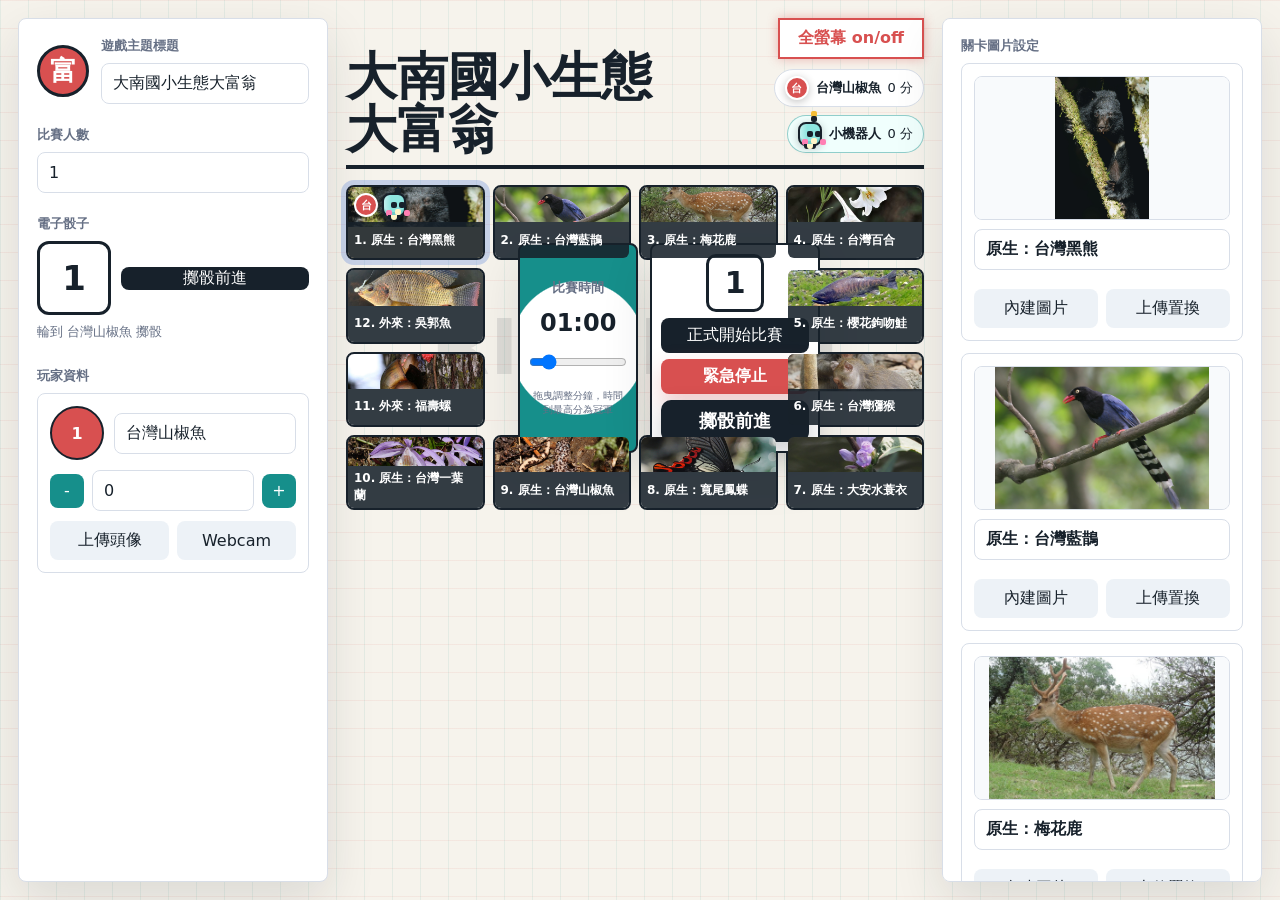
<file: index.html>
<!doctype html>
<html lang="zh-Hant">
  <head>
    <meta charset="UTF-8" />
    <meta name="viewport" content="width=device-width, initial-scale=1.0" />
    <title>大南國小生態大富翁</title>
    <link rel="stylesheet" href="styles.css?v=20260529-v2-animal-focus" />
  </head>
  <body>
    <div class="app">
      <aside class="setup-panel">
        <div class="title-row">
          <span class="mark">富</span>
          <div>
            <label for="gameTitle">遊戲主題標題</label>
            <input id="gameTitle" type="text" value="大南國小生態大富翁" maxlength="24" />
          </div>
        </div>

        <div class="control-block">
          <label for="playerCount">比賽人數</label>
          <input id="playerCount" type="number" min="1" max="8" value="1" />
        </div>

        <div class="control-block">
          <label>電子骰子</label>
          <div class="dice-box">
            <div id="diceFace" class="dice-face">1</div>
            <button id="rollDice" type="button">擲骰前進</button>
          </div>
          <p id="turnText" class="hint">輪到第 1 位玩家</p>
        </div>

        <div class="control-block">
          <div class="section-heading">玩家資料</div>
          <div id="playersList" class="players-list"></div>
        </div>
      </aside>

      <main class="game-area">
        <header class="game-header">
          <h1 id="displayTitle">大南國小生態大富翁</h1>
          <div class="game-header-tools">
            <button id="fullscreenToggle" class="fullscreen-toggle" type="button">全螢幕 on/off</button>
            <div id="leaderboard" class="leaderboard"></div>
          </div>
        </header>

        <section id="board" class="board" aria-label="大富翁棋盤">
          <div class="match-control" aria-label="比賽控制">
            <div class="timer-wheel" id="timerWheel">
              <label for="matchMinutes">比賽時間</label>
              <strong id="timerText">01:00</strong>
              <input id="matchMinutes" type="range" min="1" max="30" value="1" />
              <span id="timerHint">拖曳調整分鐘，時間到最高分為冠軍</span>
            </div>
            <div class="center-dice">
              <div id="centerDiceFace" class="center-dice-face">1</div>
              <button id="startMatch" type="button">正式開始比賽</button>
              <button id="emergencyStop" type="button">緊急停止</button>
              <button id="centerRollDice" type="button">擲骰前進</button>
            </div>
          </div>
        </section>
      </main>

      <aside class="stage-panel">
        <div class="section-heading">關卡圖片設定</div>
        <div id="stageEditor" class="stage-editor"></div>
      </aside>
    </div>

    <dialog id="cameraDialog">
      <div class="camera-panel">
        <div class="dialog-title">拍攝玩家大頭照</div>
        <video id="cameraPreview" autoplay playsinline></video>
        <canvas id="avatarCanvas" width="240" height="240"></canvas>
        <div class="dialog-actions">
          <button id="closeCamera" type="button">取消</button>
          <button id="captureAvatar" type="button">拍照使用</button>
        </div>
      </div>
    </dialog>

    <script src="app.js?v=20260529-v2-animal-focus"></script>
  </body>
</html>
</file>
<file: styles.css>
:root {
  --ink: #17212b;
  --muted: #667085;
  --line: #d8dee8;
  --paper: #fffdf8;
  --panel: #ffffff;
  --teal: #168f8b;
  --red: #d85050;
  --yellow: #f3bd32;
  --green: #3f9f67;
  --blue: #3f72d8;
  --shadow: 0 18px 50px rgba(22, 33, 43, 0.12);
}

* {
  box-sizing: border-box;
}

body {
  margin: 0;
  min-height: 100vh;
  color: var(--ink);
  font-family: "Microsoft JhengHei", "PingFang TC", system-ui, sans-serif;
  background:
    linear-gradient(90deg, rgba(22, 143, 139, 0.08) 1px, transparent 1px),
    linear-gradient(rgba(216, 80, 80, 0.08) 1px, transparent 1px),
    #f6f3ec;
  background-size: 28px 28px;
}

button,
input,
select {
  font: inherit;
}

button {
  border: 0;
  border-radius: 8px;
  color: #fff;
  background: var(--ink);
  cursor: pointer;
}

button:hover {
  filter: brightness(1.08);
}

label,
.section-heading,
.dialog-title {
  display: block;
  margin-bottom: 8px;
  color: var(--muted);
  font-size: 13px;
  font-weight: 700;
}

input,
select {
  width: 100%;
  border: 1px solid var(--line);
  border-radius: 8px;
  padding: 10px 11px;
  color: var(--ink);
  background: #fff;
}

.app {
  display: grid;
  grid-template-columns: minmax(240px, 310px) minmax(0, 1fr) minmax(260px, 320px);
  gap: 18px;
  min-height: 100vh;
  padding: 18px;
}

.setup-panel,
.stage-panel {
  min-width: 0;
  overflow: auto;
  max-height: calc(100vh - 36px);
  border: 1px solid var(--line);
  border-radius: 8px;
  padding: 18px;
  background: var(--panel);
  box-shadow: var(--shadow);
}

.title-row {
  display: grid;
  grid-template-columns: 52px 1fr;
  gap: 12px;
  align-items: center;
}

.mark {
  display: grid;
  place-items: center;
  width: 52px;
  height: 52px;
  border: 3px solid var(--ink);
  border-radius: 50%;
  color: #fff;
  font-size: 27px;
  font-weight: 900;
  background: var(--red);
}

.control-block {
  margin-top: 22px;
}

.stepper {
  display: grid;
  grid-template-columns: 42px 1fr 42px;
  gap: 8px;
}

.dice-box {
  display: grid;
  grid-template-columns: 74px 1fr;
  gap: 10px;
  align-items: center;
}

.dice-face {
  display: grid;
  place-items: center;
  aspect-ratio: 1;
  border: 3px solid var(--ink);
  border-radius: 12px;
  font-size: 34px;
  font-weight: 900;
  background: #fff;
}

.dice-face.rolling,
.center-dice-face.rolling {
  animation: diceRolling 0.14s linear infinite;
}

.dice-face.result-pop,
.center-dice-face.result-pop {
  animation: diceResultPop 0.38s ease-out;
}

.hint {
  min-height: 22px;
  margin: 8px 0 0;
  color: var(--muted);
  font-size: 13px;
}

.players-list,
.stage-editor {
  display: grid;
  gap: 12px;
}

.player-card,
.stage-card {
  min-width: 0;
  border: 1px solid var(--line);
  border-radius: 8px;
  padding: 12px;
  background: #fff;
}

.player-top {
  display: grid;
  grid-template-columns: 54px 1fr;
  gap: 10px;
  align-items: center;
}

.avatar {
  display: grid;
  place-items: center;
  width: 54px;
  height: 54px;
  overflow: hidden;
  border: 2px solid var(--ink);
  border-radius: 50%;
  color: #fff;
  font-weight: 900;
  background: var(--blue);
}

.avatar img {
  width: 100%;
  height: 100%;
  object-fit: cover;
  object-position: center 32%;
}

.player-actions,
.score-row,
.image-actions {
  display: grid;
  grid-template-columns: minmax(0, 1fr) minmax(0, 1fr);
  gap: 8px;
  margin-top: 10px;
}

.player-actions button,
.image-actions button {
  padding: 9px;
  color: var(--ink);
  background: #edf2f7;
}

.score-row {
  grid-template-columns: 34px 1fr 34px;
  align-items: center;
}

.score-row button {
  height: 34px;
  background: var(--teal);
}

.game-area {
  display: grid;
  grid-template-rows: auto 1fr;
  gap: 16px;
  min-width: 0;
}

.game-header {
  display: flex;
  gap: 16px;
  align-items: end;
  justify-content: space-between;
  min-height: 78px;
  border-bottom: 4px solid var(--ink);
}

.game-header-tools {
  display: grid;
  gap: 10px;
  justify-items: end;
  margin-bottom: 12px;
}

.fullscreen-toggle {
  border: 2px solid var(--red);
  border-radius: 0;
  padding: 8px 18px;
  color: var(--red);
  font-weight: 900;
  background: #fff;
  box-shadow: 0 0 10px rgba(216, 80, 80, 0.38);
}

body.fullscreen-mode .app {
  grid-template-columns: minmax(0, 1fr);
  min-height: 100vh;
  padding: 18px;
}

body.fullscreen-mode .setup-panel,
body.fullscreen-mode .stage-panel {
  display: none;
}

body.fullscreen-mode .game-area {
  width: min(100%, calc((100vh - 132px) * 16 / 9));
  justify-self: center;
}

body.fullscreen-mode .board {
  width: min(100%, calc((100vh - 132px) * 16 / 9));
  max-width: none;
  max-height: calc(100vh - 132px);
}

h1 {
  margin: 0 0 8px;
  font-size: clamp(28px, 4vw, 54px);
  line-height: 1.05;
}

.leaderboard {
  display: flex;
  flex-wrap: wrap;
  gap: 8px;
  justify-content: flex-end;
}

.leader-pill {
  display: flex;
  gap: 7px;
  align-items: center;
  border: 1px solid var(--line);
  border-radius: 999px;
  padding: 6px 10px;
  font-size: 13px;
  background: #fff;
}

.leader-pill.rank-up {
  border-color: rgba(243, 189, 50, 0.9);
  box-shadow: 0 0 0 3px rgba(243, 189, 50, 0.2);
  animation: leaderboardJump 0.56s ease-out;
}

.leader-pill.champion {
  border-color: var(--yellow);
  box-shadow: 0 0 0 3px rgba(243, 189, 50, 0.22);
}

.champion-gif {
  display: inline-grid;
  place-items: center;
  border-radius: 999px;
  padding: 3px 8px;
  color: #6b3d00;
  font-size: 12px;
  font-weight: 900;
  background: linear-gradient(135deg, #ffe27a, #fff6c7, #f3bd32);
  animation: crownPulse 0.9s ease-in-out infinite alternate;
}

.match-control {
  position: relative;
  z-index: 1;
  display: grid;
  grid-template-columns: minmax(120px, 170px) minmax(170px, 240px);
  gap: 12px;
  align-items: stretch;
  grid-column: 2 / 4;
  grid-row: 2 / 4;
  place-self: center;
  max-width: 430px;
  width: min(82%, 430px);
}

.timer-wheel,
.center-dice {
  display: grid;
  gap: 6px;
  align-content: center;
  justify-items: center;
  border: 2px solid var(--ink);
  border-radius: 8px;
  padding: 9px;
  background: #fff;
  box-shadow: var(--shadow);
}

.timer-wheel {
  --timer-angle: 360deg;
  background:
    radial-gradient(circle at center, #fff 0 56%, transparent 57%),
    conic-gradient(var(--teal) var(--timer-angle), #edf2f7 0);
}

.timer-wheel.danger {
  background:
    radial-gradient(circle at center, #fff 0 56%, transparent 57%),
    conic-gradient(var(--red) var(--timer-angle), #fde8e8 0);
  box-shadow: 0 0 0 4px rgba(216, 80, 80, 0.16), var(--shadow);
}

.timer-wheel.critical {
  animation: dangerPulse 0.72s ease-in-out infinite alternate;
}

.timer-wheel strong {
  font-size: 24px;
  line-height: 1;
}

.timer-wheel input {
  width: min(150px, 100%);
}

.timer-wheel span {
  color: var(--muted);
  font-size: 10px;
  text-align: center;
}

.center-dice-face {
  display: grid;
  place-items: center;
  width: 58px;
  height: 58px;
  border: 3px solid var(--ink);
  border-radius: 10px;
  color: var(--ink);
  font-size: 30px;
  font-weight: 900;
  background: #fff;
}

.center-dice button {
  width: 100%;
  padding: 7px 10px;
}

#centerRollDice {
  min-height: 42px;
  border-radius: 10px;
  font-size: 18px;
  font-weight: 900;
  background: var(--ink);
  box-shadow: 0 10px 24px rgba(23, 33, 43, 0.22);
}

#centerRollDice:disabled {
  background: var(--ink);
}

#emergencyStop {
  color: #fff;
  font-weight: 900;
  background: var(--red);
  box-shadow: 0 10px 24px rgba(216, 80, 80, 0.28);
}

#emergencyStop:disabled {
  background: var(--red);
}

.center-dice button:disabled {
  cursor: not-allowed;
  opacity: 1;
  filter: none;
}

.board {
  position: relative;
  display: grid;
  grid-template-columns: repeat(4, minmax(0, 1fr));
  grid-template-rows: repeat(4, minmax(74px, 1fr));
  gap: 8px;
  align-self: start;
  aspect-ratio: 16 / 9;
  width: 100%;
  max-width: min(100%, calc((100vh - 170px) * 16 / 9));
  min-height: 0;
  max-height: calc(100vh - 170px);
  justify-self: center;
}

.board::before {
  content: "RICHMAN";
  grid-column: 2 / 4;
  grid-row: 2 / 4;
  place-self: center;
  color: rgba(23, 33, 43, 0.1);
  font-size: clamp(38px, 6vw, 82px);
  font-weight: 900;
  letter-spacing: 0;
  pointer-events: none;
}

.tile {
  position: relative;
  display: grid;
  grid-template-rows: minmax(0, 1fr) auto;
  align-self: stretch;
  min-width: 0;
  min-height: 0;
  overflow: hidden;
  border: 2px solid var(--ink);
  border-radius: 8px;
  background: var(--paper);
}

.tile.start {
  background: #ffe8b2;
}

.tile.special {
  box-shadow: inset 0 0 0 4px rgba(255, 255, 255, 0.58);
}

.tile.special::after {
  content: "";
  position: absolute;
  z-index: 0;
  inset: 0;
  pointer-events: none;
  background: linear-gradient(135deg, rgba(255, 255, 255, 0.32), transparent 38%);
}

.tile > * {
  position: relative;
  z-index: 1;
}

.tile.blind-box {
  border-color: #e46a92;
  background: #fff7fb;
  box-shadow:
    inset 0 0 0 4px rgba(255, 255, 255, 0.68),
    0 0 0 4px rgba(228, 106, 146, 0.18),
    0 14px 32px rgba(228, 106, 146, 0.16);
}

.tile.blind-box::before {
  content: "";
  position: absolute;
  z-index: 1;
  inset: 0;
  pointer-events: none;
  background:
    radial-gradient(circle at 50% 42%, rgba(255, 255, 255, 0.72), transparent 31%),
    radial-gradient(circle at 21% 18%, rgba(255, 255, 255, 0.66), transparent 16%),
    radial-gradient(circle at 82% 24%, rgba(243, 189, 50, 0.5), transparent 15%),
    linear-gradient(135deg, rgba(228, 106, 146, 0.22), transparent 52%);
  animation: blindBoxGlow 1.45s ease-in-out infinite alternate;
}

.tile.blind-box::after {
  content: "";
  position: absolute;
  z-index: 2;
  inset: 10px;
  pointer-events: none;
  border-radius: 12px;
  background:
    radial-gradient(circle at 24% 26%, #fff6c7 0 3px, transparent 4px),
    radial-gradient(circle at 72% 20%, #ffffff 0 3px, transparent 4px),
    radial-gradient(circle at 76% 64%, #ffe0ef 0 4px, transparent 5px),
    radial-gradient(circle at 31% 72%, #ffffff 0 2px, transparent 3px);
  opacity: 0.82;
  animation: blindBoxSparkles 1.35s ease-in-out infinite alternate;
}

.tile.active {
  outline: 5px solid rgba(63, 114, 216, 0.26);
}

.tile.landing {
  transform: scale(1.04);
  box-shadow: 0 0 0 6px rgba(243, 189, 50, 0.24), 0 14px 34px rgba(243, 189, 50, 0.34);
  animation: landingFlash 0.65s ease-out;
}

.tile.landing .tile-name {
  background: linear-gradient(90deg, rgba(243, 189, 50, 0.98), rgba(216, 80, 80, 0.9));
}

.tile img {
  width: 100%;
  height: 100%;
  min-height: 0;
  object-fit: cover;
  object-position: center center;
  background: #111827;
  transition: transform 0.2s ease;
}

.tile-name {
  position: relative;
  z-index: 4;
  display: grid;
  grid-template-columns: minmax(0, 1fr) auto;
  gap: 5px;
  align-items: center;
  min-height: 36px;
  padding: 4px 6px;
  color: #fff;
  font-size: 12px;
  font-weight: 800;
  background: rgba(23, 33, 43, 0.88);
}

.tile-badge {
  display: inline-flex;
  align-items: center;
  justify-content: center;
  gap: 4px;
  min-width: 34px;
  border-radius: 999px;
  padding: 3px 7px;
  color: var(--ink);
  font-size: 11px;
  line-height: 1;
  background: #fff;
}

.tile-badge.blind {
  color: #7a2450;
  border: 1px solid rgba(255, 255, 255, 0.72);
  background: linear-gradient(135deg, #ffe0ef, #fff6c7);
  box-shadow: 0 4px 12px rgba(122, 36, 80, 0.18);
}

.tile-badge.blind::before {
  content: "";
  width: 4px;
  height: 4px;
  flex: 0 0 auto;
  background: #fff6c7;
  image-rendering: pixelated;
  box-shadow:
    0 -8px 0 #fff6c7,
    -4px -4px 0 #fff6c7,
    4px -4px 0 #fff6c7,
    -8px 0 0 #7a2450,
    -4px 0 0 #e46a92,
    0 0 0 #fff6c7,
    4px 0 0 #e46a92,
    8px 0 0 #7a2450,
    -8px 4px 0 #7a2450,
    -4px 4px 0 #e46a92,
    0 4px 0 #fff6c7,
    4px 4px 0 #e46a92,
    8px 4px 0 #7a2450,
    -4px 8px 0 #7a2450,
    0 8px 0 #7a2450,
    4px 8px 0 #7a2450;
  animation: pixelBlindBoxGif 0.72s steps(2, end) infinite;
}

.tokens {
  position: absolute;
  z-index: 5;
  top: 6px;
  left: 6px;
  right: 6px;
  display: flex;
  flex-wrap: wrap;
  gap: 4px;
}

.token {
  position: relative;
  z-index: 1;
  display: grid;
  place-items: center;
  width: 24px;
  height: 24px;
  border: 2px solid #fff;
  border-radius: 50%;
  color: #fff;
  font-size: 11px;
  font-weight: 900;
  box-shadow: 0 2px 8px rgba(0, 0, 0, 0.24);
}

.token.robot-token {
  display: inline-flex;
  align-items: center;
  justify-content: center;
  overflow: visible;
  border-color: var(--ink);
  border-width: 2px;
  border-radius: 8px;
  color: transparent;
  font-size: 0;
  image-rendering: pixelated;
  background:
    linear-gradient(90deg, rgba(255, 255, 255, 0.46), transparent 36%),
    #8de5df !important;
  box-shadow:
    inset 0 -3px 0 rgba(31, 126, 124, 0.24),
    0 2px 8px rgba(0, 0, 0, 0.24);
}

.token.robot-token::before {
  content: "";
  width: 6px;
  height: 6px;
  border-radius: 2px;
  background: var(--ink);
  box-shadow:
    8px 0 0 var(--ink),
    -5px 8px 0 #ff7fb3,
    13px 8px 0 #ff7fb3,
    4px 7px 0 #fff6c7,
    4px -15px 0 var(--ink),
    4px -20px 0 #f4be37;
  animation: robotFaceGif 1.2s steps(2, end) infinite;
}

.token.robot-token::after {
  content: "";
  position: absolute;
  left: 7px;
  right: 7px;
  bottom: -5px;
  height: 5px;
  border-radius: 0 0 4px 4px;
  background: #fff6c7;
  box-shadow:
    -3px 0 0 var(--ink),
    3px 0 0 var(--ink);
}

.token.walking {
  animation: tokenWalk 0.26s ease-in-out infinite alternate;
}

.token.robot-token.walking {
  animation: robotTokenWalk 0.34s steps(2, end) infinite;
}

.leader-pill.robot-leader {
  border-color: rgba(22, 143, 139, 0.44);
  background: #f0fffd;
}

.leader-pill.robot-leader .robot-token {
  animation: leaderboardRobotGif 0.82s steps(2, end) infinite;
}

.champion-spotlight {
  position: absolute;
  z-index: 5;
  inset: 0;
  display: grid;
  place-items: center;
  pointer-events: none;
  background: radial-gradient(circle at center, rgba(255, 255, 255, 0.84), rgba(255, 255, 255, 0.18) 46%, transparent 68%);
  animation: championSpotlightFade 3.8s ease-in-out forwards;
}

.event-card-layer {
  position: absolute;
  z-index: 6;
  inset: 0;
  display: grid;
  place-items: center;
  pointer-events: none;
  background: radial-gradient(circle at center, rgba(255, 255, 255, 0.78), rgba(255, 255, 255, 0.18) 50%, transparent 70%);
}

.event-card-layer.leaving {
  animation: eventLayerExit 0.26s ease-in forwards;
}

.event-card {
  display: grid;
  gap: 8px;
  justify-items: center;
  width: min(78%, 360px);
  border: 4px solid var(--ink);
  border-radius: 8px;
  padding: 20px 22px;
  color: var(--ink);
  text-align: center;
  background: #fff;
  box-shadow: 0 24px 60px rgba(23, 33, 43, 0.28);
  animation: eventCardFlip 0.52s cubic-bezier(0.2, 1.2, 0.28, 1) both;
}

.event-card-layer.bonus .event-card,
.event-card-layer.lucky .event-card {
  background: linear-gradient(135deg, #fff8cc, #fff, #dff8eb);
}

.event-card-layer.trap .event-card {
  background: linear-gradient(135deg, #ffe3e3, #fff, #f7d7d7);
}

.event-card-layer.swap .event-card,
.event-card-layer.mystery .event-card {
  background: linear-gradient(135deg, #e6fbfb, #fff, #eaf0ff);
}

.event-card span {
  border-radius: 999px;
  padding: 4px 10px;
  color: #fff;
  font-size: 12px;
  font-weight: 900;
  background: var(--ink);
}

.event-card strong {
  font-size: clamp(25px, 4vw, 42px);
  line-height: 1.05;
}

.event-card p,
.champion-card p {
  margin: 0;
  color: var(--muted);
  font-size: 14px;
  font-weight: 800;
}

.champion-card {
  position: relative;
  display: grid;
  gap: 10px;
  justify-items: center;
  min-width: 230px;
  border: 4px solid var(--ink);
  border-radius: 8px;
  padding: 20px 26px;
  color: var(--ink);
  background: linear-gradient(135deg, #fff8cc, #ffffff 48%, #ffe27a);
  box-shadow: 0 24px 60px rgba(23, 33, 43, 0.28);
  animation: championCardPop 0.72s cubic-bezier(0.2, 1.4, 0.32, 1) both;
}

.champion-card.winner-bounce {
  animation:
    championCardPop 0.72s cubic-bezier(0.2, 1.4, 0.32, 1) both,
    winnerCardBounce 1.25s ease-in-out 0.72s 2;
}

.winner-badge {
  position: absolute;
  top: -22px;
  right: -22px;
  display: grid;
  place-items: center;
  width: 74px;
  height: 74px;
  border: 4px solid #fff;
  border-radius: 50%;
  color: #6b3d00;
  font-size: 17px;
  font-weight: 900;
  background: radial-gradient(circle at 36% 28%, #fff8cc, #ffd34f 58%, #f3a536);
  box-shadow: 0 12px 30px rgba(243, 165, 54, 0.38);
  animation: winnerBadgeBounce 0.84s cubic-bezier(0.2, 1.55, 0.34, 1) 0.38s both;
}

.winner-confetti {
  position: absolute;
  inset: -24px;
  pointer-events: none;
}

.winner-confetti i {
  position: absolute;
  width: 10px;
  height: 24px;
  border-radius: 3px;
  background: var(--red);
  animation: winnerConfettiFly 1.2s ease-out 0.35s both;
}

.winner-confetti i:nth-child(1) {
  top: 18px;
  left: 18px;
  background: var(--yellow);
  --tx: -44px;
  --ty: -34px;
  --rot: -38deg;
}

.winner-confetti i:nth-child(2) {
  top: 46px;
  right: 10px;
  background: var(--teal);
  --tx: 48px;
  --ty: -18px;
  --rot: 44deg;
}

.winner-confetti i:nth-child(3) {
  bottom: 38px;
  left: 8px;
  background: var(--blue);
  --tx: -42px;
  --ty: 28px;
  --rot: 62deg;
}

.winner-confetti i:nth-child(4) {
  right: 32px;
  bottom: 14px;
  background: var(--green);
  --tx: 36px;
  --ty: 34px;
  --rot: -54deg;
}

.winner-confetti i:nth-child(5) {
  top: -4px;
  left: 48%;
  background: #e46a92;
  --tx: -12px;
  --ty: -48px;
  --rot: 86deg;
}

.winner-confetti i:nth-child(6) {
  bottom: -6px;
  left: 55%;
  background: var(--yellow);
  --tx: 16px;
  --ty: 46px;
  --rot: -82deg;
}

.champion-label {
  color: #8a5b00;
  font-size: 13px;
  font-weight: 900;
  letter-spacing: 0.08em;
}

.champion-avatar {
  display: grid;
  place-items: center;
  width: 88px;
  height: 88px;
  overflow: hidden;
  border: 4px solid #fff;
  border-radius: 50%;
  color: #fff;
  font-size: 38px;
  font-weight: 900;
  box-shadow: 0 0 0 4px rgba(243, 189, 50, 0.56);
}

.champion-avatar img {
  width: 100%;
  height: 100%;
  object-fit: cover;
  object-position: center 32%;
}

.champion-card strong {
  font-size: 28px;
  line-height: 1.1;
}

.champion-card > span {
  font-size: 18px;
  font-weight: 900;
}

@keyframes tokenWalk {
  from {
    transform: translateY(0) scale(1);
  }

  to {
    transform: translateY(-7px) scale(1.08);
  }
}

@keyframes robotTokenWalk {
  0% {
    transform: translateY(0) translateX(0) scale(1);
  }

  25% {
    transform: translateY(-4px) translateX(1px) scale(1.04);
  }

  50% {
    transform: translateY(0) translateX(0) scale(1);
  }

  75% {
    transform: translateY(-4px) translateX(-1px) scale(1.04);
  }

  100% {
    transform: translateY(0) translateX(0) scale(1);
  }
}

@keyframes leaderboardRobotGif {
  0%,
  100% {
    transform: translateY(0) rotate(-2deg) scale(1);
  }

  50% {
    transform: translateY(-4px) rotate(2deg) scale(1.08);
  }
}

@keyframes robotFaceGif {
  0%,
  84%,
  100% {
    transform: scaleY(1);
    filter: brightness(1);
  }

  88% {
    transform: scaleY(0.42);
    filter: brightness(1.15);
  }
}

@keyframes blindBoxGlow {
  from {
    opacity: 0.72;
    filter: saturate(1) brightness(1);
  }

  to {
    opacity: 1;
    filter: saturate(1.25) brightness(1.08);
  }
}

@keyframes blindBoxSparkles {
  from {
    transform: scale(0.98) rotate(-1deg);
    opacity: 0.48;
  }

  to {
    transform: scale(1.04) rotate(1deg);
    opacity: 0.95;
  }
}

@keyframes pixelBlindBoxGif {
  0%,
  100% {
    transform: translateY(0);
  }

  50% {
    transform: translateY(-2px);
  }
}

@keyframes championCardPop {
  from {
    transform: translateY(20px) scale(0.72);
    opacity: 0;
  }

  to {
    transform: translateY(0) scale(1);
    opacity: 1;
  }
}

@keyframes championSpotlightFade {
  0% {
    opacity: 0;
  }

  14%,
  82% {
    opacity: 1;
  }

  100% {
    opacity: 0;
  }
}

@keyframes winnerCardBounce {
  0%,
  100% {
    transform: translateY(0) scale(1);
  }

  28% {
    transform: translateY(-18px) scale(1.06);
  }

  56% {
    transform: translateY(5px) scale(0.98);
  }

  74% {
    transform: translateY(-7px) scale(1.02);
  }
}

@keyframes winnerBadgeBounce {
  0% {
    transform: translateY(18px) rotate(12deg) scale(0.2);
    opacity: 0;
  }

  62% {
    transform: translateY(-8px) rotate(-8deg) scale(1.18);
    opacity: 1;
  }

  100% {
    transform: translateY(0) rotate(5deg) scale(1);
    opacity: 1;
  }
}

@keyframes winnerConfettiFly {
  0% {
    transform: translate(0, 0) rotate(0) scale(0.4);
    opacity: 0;
  }

  18% {
    opacity: 1;
  }

  100% {
    transform: translate(var(--tx), var(--ty)) rotate(var(--rot)) scale(1);
    opacity: 0;
  }
}

@keyframes eventCardFlip {
  from {
    transform: rotateY(78deg) translateY(16px) scale(0.86);
    opacity: 0;
  }

  to {
    transform: rotateY(0) translateY(0) scale(1);
    opacity: 1;
  }
}

@keyframes eventLayerExit {
  to {
    opacity: 0;
    transform: scale(1.04);
  }
}

@keyframes diceRolling {
  from {
    transform: rotate(-6deg) scale(0.96);
  }

  to {
    transform: rotate(6deg) scale(1.05);
  }
}

@keyframes diceResultPop {
  0% {
    transform: scale(0.92);
    box-shadow: 0 0 0 rgba(243, 189, 50, 0);
  }

  45% {
    transform: scale(1.24);
    box-shadow: 0 0 0 12px rgba(243, 189, 50, 0.2);
  }

  100% {
    transform: scale(1);
    box-shadow: 0 0 0 rgba(243, 189, 50, 0);
  }
}

@keyframes landingFlash {
  0% {
    transform: scale(0.96);
    filter: saturate(1);
  }

  40% {
    transform: scale(1.08);
    filter: saturate(1.24) brightness(1.12);
  }

  100% {
    transform: scale(1.04);
    filter: saturate(1);
  }
}

@keyframes leaderboardJump {
  0% {
    transform: translateY(10px) scale(0.96);
    opacity: 0.7;
  }

  55% {
    transform: translateY(-4px) scale(1.05);
    opacity: 1;
  }

  100% {
    transform: translateY(0) scale(1);
  }
}

@keyframes crownPulse {
  from {
    transform: translateY(0) scale(1);
    filter: brightness(1);
  }

  to {
    transform: translateY(-2px) scale(1.08);
    filter: brightness(1.12);
  }
}

@keyframes dangerPulse {
  from {
    transform: scale(1);
    box-shadow: 0 0 0 4px rgba(216, 80, 80, 0.16), var(--shadow);
  }

  to {
    transform: scale(1.03);
    box-shadow: 0 0 0 9px rgba(216, 80, 80, 0.24), 0 18px 40px rgba(216, 80, 80, 0.24);
  }
}

@keyframes criticalScreenFlash {
  from {
    opacity: 0.35;
  }

  to {
    opacity: 0.8;
  }
}

body.danger-mode .board {
  box-shadow: 0 0 0 5px rgba(216, 80, 80, 0.1);
}

body.critical-mode::after {
  content: "";
  position: fixed;
  inset: 0;
  pointer-events: none;
  box-shadow: inset 0 0 0 12px rgba(216, 80, 80, 0.32);
  animation: criticalScreenFlash 0.45s ease-in-out infinite alternate;
}

.stage-preview {
  width: 100%;
  aspect-ratio: 16 / 9;
  overflow: hidden;
  border: 1px solid var(--line);
  border-radius: 8px;
  background: #f2f4f7;
}

.stage-preview img {
  width: 100%;
  height: 100%;
  object-fit: contain;
  object-position: center center;
  background: #f8fafc;
}

.stage-title {
  margin: 9px 0;
  font-weight: 800;
}

.hidden-file {
  display: none;
}

dialog {
  border: 0;
  border-radius: 8px;
  padding: 0;
  box-shadow: var(--shadow);
}

dialog::backdrop {
  background: rgba(23, 33, 43, 0.5);
}

.camera-panel {
  width: min(92vw, 420px);
  padding: 18px;
  background: #fff;
}

video,
canvas {
  width: 100%;
  border-radius: 8px;
  background: #111827;
}

canvas {
  display: none;
}

.dialog-actions {
  display: flex;
  justify-content: flex-end;
  gap: 8px;
  margin-top: 12px;
}

.dialog-actions button {
  padding: 10px 14px;
}

@media (max-width: 1180px) {
  .app {
    grid-template-columns: 290px 1fr;
  }

  .stage-panel {
    grid-column: 1 / -1;
    max-height: none;
  }

  .stage-editor {
    grid-template-columns: repeat(2, minmax(0, 1fr));
  }
}

@media (max-width: 760px) {
  .app {
    display: block;
    padding: 12px;
  }

  .setup-panel,
  .stage-panel {
    max-height: none;
    margin-bottom: 14px;
  }

  .game-header {
    display: block;
  }

  .leaderboard {
    justify-content: flex-start;
  }

  .match-control {
    grid-template-columns: 1fr;
    grid-column: 1 / -1;
    grid-row: auto;
    max-width: none;
  }

  body.fullscreen-mode .match-control {
    grid-template-columns: minmax(120px, 170px) minmax(170px, 240px);
    grid-column: 2 / 4;
    grid-row: 2 / 4;
    max-width: 430px;
  }

  .board {
    grid-template-columns: repeat(4, minmax(72px, 1fr));
    grid-template-rows: repeat(4, minmax(74px, 1fr));
    min-height: 0;
  }

  .tile {
    min-height: 0;
  }

  .board::before {
    display: none;
  }

  .stage-editor {
    grid-template-columns: 1fr;
  }
}
</file>
